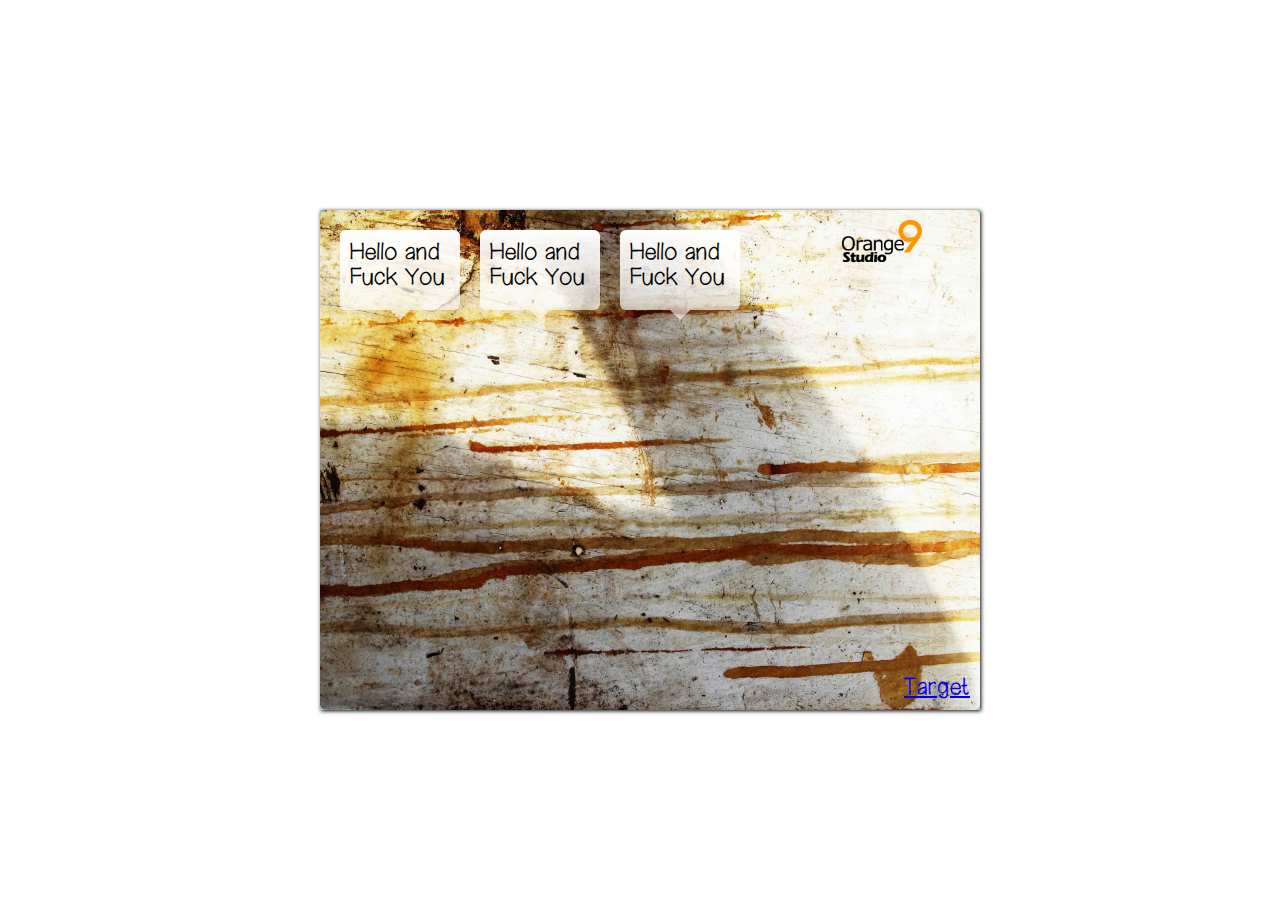
<file: index.html>
﻿<!DOCTYPE html>
<html>
<head>
<meta charset="utf-8">
<title>Fuck You</title>
<style>
	@font-face {
		font-family: mywanderingheart;
		src: url(fonts/mywanderingheart.ttf);
	}

	body {
		font-family: mywanderingheart, Optima, Helvetica, "Times New Roman", Georgia, Serif;
		font-size: 22px;
		font-weight: bold;
	}

	.console {
		position: relative;
		width:640px;
		height:480px;
		position:absolute;
		top:50%;
		left:50%;
		margin-left:-320px;
		margin-top:-240px;
		box-shadow:1px 1px 4px #000;
		padding:10px;
		background-color:#92C9D3;
	}
	
	.bubble {
		position: relative;
		width:100px;
		height:60px;
		border-radius:6px;
		margin:10px;
		background-color:rgba(255, 255, 255, 0.6);
		text-align:left;
		padding:10px;
		background-image:linear-gradient(
			rgba(255, 255, 255, 1.0),
			rgba(255, 255, 255, 0.1) 100%);
	}
	
	.bubble:after {
		position: absolute;
		bottom: -20px;
		left: 50%;
		margin-left: -10px;
		content: " ";
		border-color:rgba(255, 255, 255, 0.6) transparent transparent transparent;
		border-width:10px;
		border-style:solid;
		width:0;
		height:0;
	}
	
	.sunbg {
		position: absolute;
		width: 100%;
		height: 100%;
		top: 10px;
		left: 10px;
		border-radius: 6px;
		background: url(images/logo2.png) 90% 10px no-repeat, url(images/loginbg.jpg), #FFF;
		background-size: 80px auto, 100% 100%;
		margin:-10px;
	}
	
	.sunbg a:first-of-type {
		position: absolute;
		bottom: 10px;
		right: 10px;
	}
	
	.target-block {
		position: absolute;
		width: 100px;
		height: 100px;
		bottom: 10px;
		right: 10px;
		background-color: #FFF;
	}
	
	.target-block:target {
		background-color: #92C9D3;
	}
	
	.content {
		display:-webkit-box;
		-webkit-box-orient:horizontal;
		-webkit-box-flex:1;
		width:200px;
		max-width:200px;
	}
	
	@media screen and (max-width: 600px) {
		body {
			font-size: 12px;
		}
		.console {
			width: 300px;
		}
	}
</style>
</head>
<body>
	<div class="console">
		<div class="sunbg">
			<a href="#target">Target</a>
		</div>
		<div class="content">
			<div class="bubble">Hello and Fuck You</div>
			<div class="bubble">Hello and Fuck You</div>
			<div class="bubble">Hello and Fuck You</div>
		</div>
	</div>
</body>
</html>
</file>
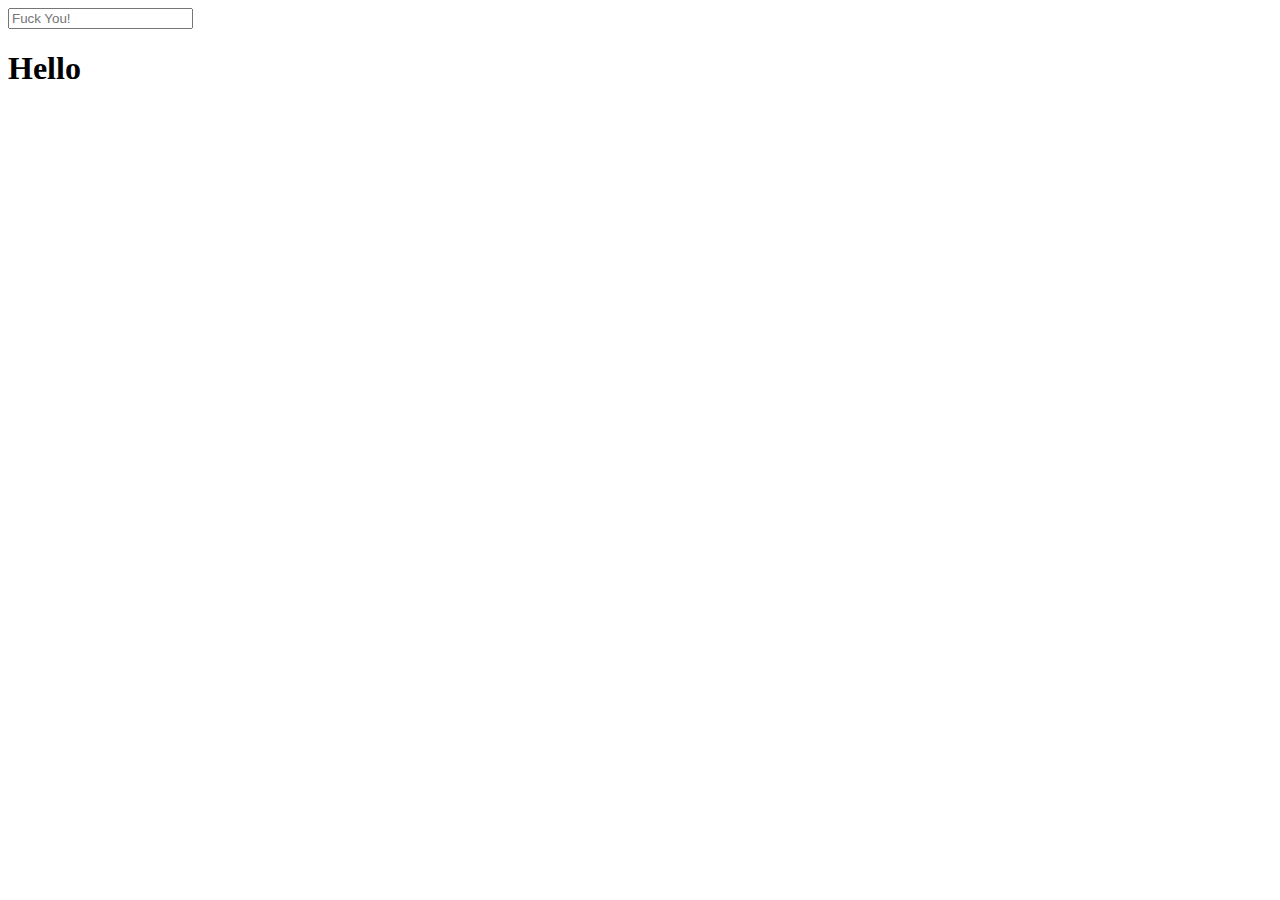
<file: angular.html>
﻿<!DOCTYPE html>
<html ng-app>
<header>
	<meta charset="utf-8"/>
	<title>Angular</title>
	<script src="js/angular.min.js"></script>
</header>
<body>
	<input ng-model="name" type="type" placeholder="Fuck You!"/>
	<h1>Hello {{name}}</h1>
</body>
</html>
</file>
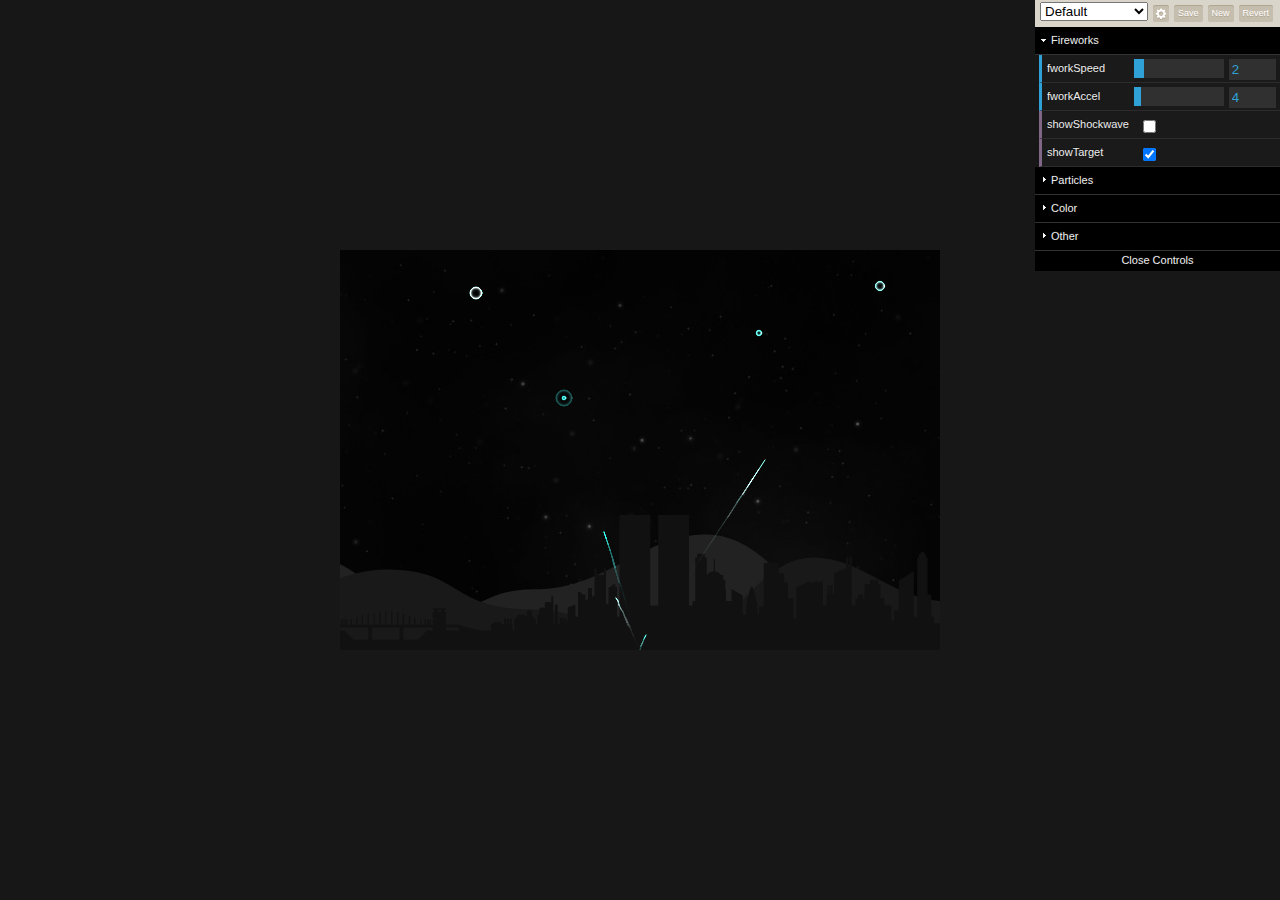
<file: fireworks.html>
﻿<!DOCTYPE html>
<html>
<head>
<meta charset="UTF-8">
<title>HTML5 Canvas烟花动画DEMO演示</title>

<style>
html,body,div,span,applet,object,iframe,h1,h2,h3,h4,h5,h6,p,blockquote,pre,a,abbr,acronym,address,big,cite,code,del,dfn,em,img,ins,kbd,q,s,samp,small,strike,strong,sub,sup,tt,var,b,u,i,center,dl,dt,dd,ol,ul,li,fieldset,form,label,legend,table,caption,tbody,tfoot,thead,tr,th,td,article,aside,canvas,details,embed,figure,figcaption,footer,header,hgroup,menu,nav,output,ruby,section,summary,time,mark,audio,video{margin:0;padding:0;border:0;font-size:100%;font:inherit;vertical-align:baseline}article,aside,details,figcaption,figure,footer,header,hgroup,menu,nav,section{display:block}body{line-height:1}ol,ul{list-style:none}blockquote,q{quotes:none}blockquote:before,blockquote:after,q:before,q:after{content:'';content:none}table{border-collapse:collapse;border-spacing:0}
</style>

<style>
html, body {
	margin: 0;	
	padding: 0;
}

body {
	background: #171717;
	color: #999;
	font: 100%/18px helvetica, arial, sans-serif;
}

a {
	color: #2fa1d6;
	font-weight: bold;
	text-decoration: none;
}

a:hover {
	color: #fff;	
}

#canvas-container {
	background: #000 url(images/bg.jpg);
  height: 400px;
	left: 50%;
	margin: -200px 0 0 -300px;
	position: absolute;
	top: 50%;
  width: 600px;
	z-index: 2;
}

canvas {
	cursor: crosshair;
	display: block;
	position: relative;
	z-index: 3;
}

canvas:active {
	cursor: crosshair;
}

#skyline {
	background: url(images/skyline.png) repeat-x 50% 0;
	bottom: 0;
	height: 135px;
	left: 0;
	position: absolute;
	width: 100%;
	z-index: 1;	
}

#mountains1 {
	background: url(images/mountains1.png) repeat-x 40% 0;
	bottom: 0;
	height: 200px;
	left: 0;
	position: absolute;
	width: 100%;
	z-index: 1;	
}

#mountains2 {
	background: url(images/mountains2.png) repeat-x 30% 0;
	bottom: 0;
	height: 250px;
	left: 0;
	position: absolute;
	width: 100%;
	z-index: 1;	
}

#gui {
	right: 0;
	position: fixed;
	top: 0;
	z-index: 3;
}
</style>
<script src="js/prefixfree.min.js"></script>
</head>

<body>

<div id="gui"></div>
	
<div id="canvas-container">
  <div id="mountains2"></div>
  <div id="mountains1"></div>
  <div id="skyline"></div>
</div>

<script src='js/jquery.js'></script>
<script src='js/dat.gui.min.js'></script>
<script src="js/index.js"></script>

</body>
</html>
</file>
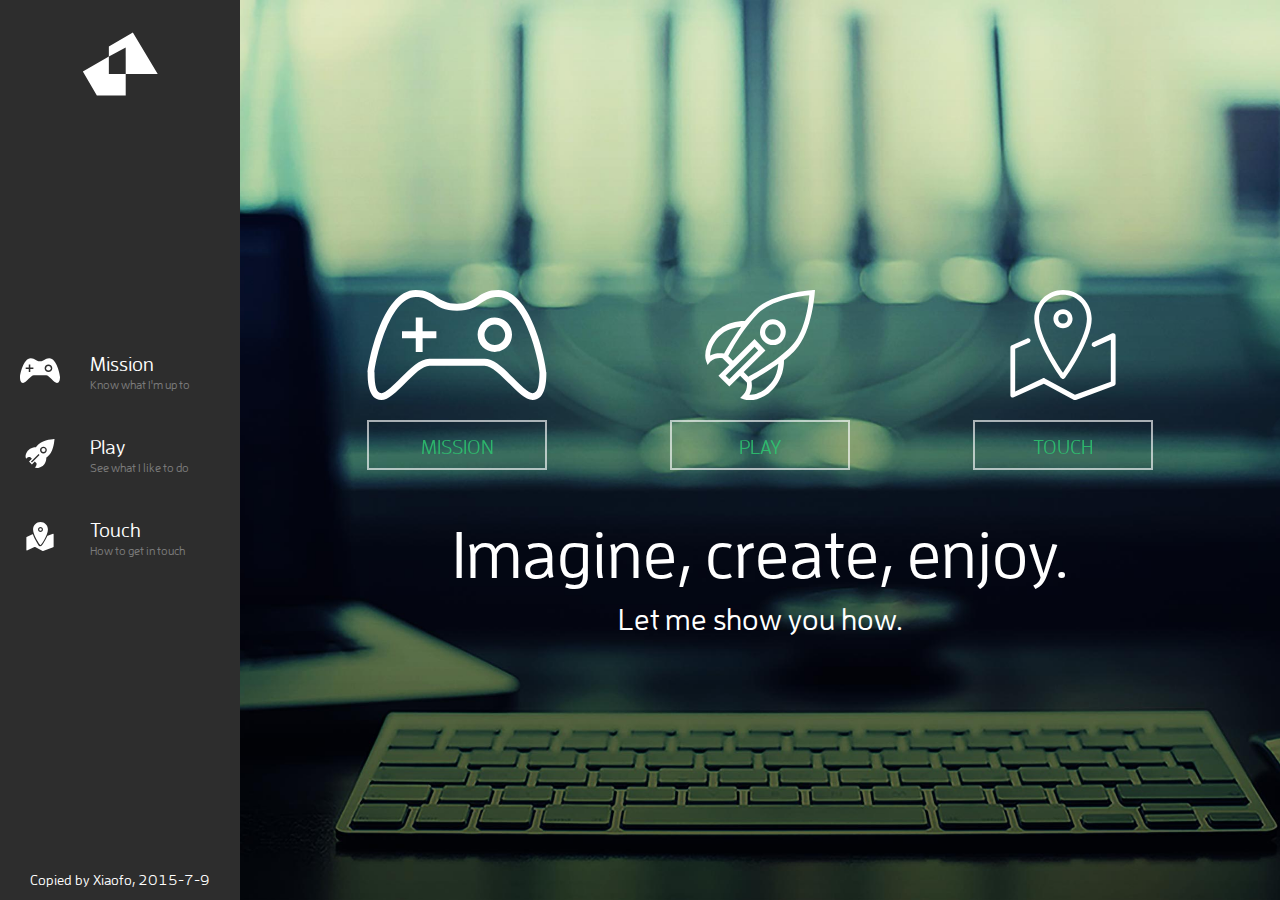
<file: iuvo.html>
﻿<!DOCTYPE html>
<html>
<head>
<meta charset="utf-8">
<title>Iuvo</title>
<link href="fonts/ff-enzo-web.css" rel="stylesheet"/>
<style>
	* {
		font-family: "ff-enzo-web", Helvetica, sans-serif;
		font-weight: 600;
	}
	
	html {
		width:100%;
		height:100%;
	}

	body {
		position:relative;
		background-color:#2D2D2D;
		margin:0;
		width:100%;
		height:100%;
		overflow-x:hidden;
		perspective: 1200px;
	}
	
	.clearfix:after { 
		visibility: hidden; 
		display: block; 
		font-size: 0; 
		content: ""; 
		clear: both; 
		height: 0; 
	}
	
	.fleft {
		float:left;
	}
	
	.sidebar {
		position:absolute;
		width:240px;
		height:100%;
	}
	
	.sidebar .menu {
		position:absolute;
		top:50%;
		width:100%;
		margin-top:-120px;
	}
	
	.sidebar .button {
		width:100%;
		height:80px;
		color:#fff;
		text-align:left;
		font-size:20px;
		transition:background-color 0.5s;
		-webkit-transition:background-color 0.5s;
	}
	
	.sidebar .button:hover {
		cursor:pointer;
		background-color:#2ECC71;
	}
	
	.sidebar .bar {
		float:left;
		padding:20px 10px;
	}
	
	.sidebar .bar > span {
		display:block;
		font-size:12px;
		color:#7B7B7B;
		transition:color 0.5s;
		-webkit-transition:color 0.5s;
	}
	
	.sidebar .icon {
		display:block;
		width:80px;
		height:100%;
		float:left;
		background-size:40px 29px;
		background-repeat:no-repeat;
		background-position:center center;
		transition:background-position-x 0.3s;
		-moz-transition:background-position-x 0.3s;
		-webkit-transition:background-position-x 0.3s;
	}
	
	.sidebar .console {
		background-image:url(svg/icon-console-filled.svg);
	}
	
	.sidebar .rocket {
		background-image:url(svg/icon-rocket-filled.svg);
	}
	
	.sidebar .location {
		background-image:url(svg/icon-location-filled.svg);
	}
	
	.sidebar .facebook {
		background-image:url(svg/icon-facebook-filled.svg);
	}
	
	.sidebar .footer {
		width:100%;
		text-align:center;
		position:absolute;
		bottom:10px;
		font-size:14px;
		color:#fff;
	}
	
	.sidebar .link {
		position:absolute;
		bottom:40px;
	}
	
	.sidebar .link li {
		float:left;
		width:30px;
		color:#fff;
		background-repeat:no-repeat;
		background-position:center center;
	}
	
	.bubble {
		position:absolute;
		color:#fff;
		padding:10px;
		margin-top:-30px;
		background-color:rgba(46, 204, 113, 0.8);
		opacity:0;
		transition:opacity 0.4s, top 0.4s;
		-webkit-transition:opacity 0.4s, top 0.4s;
	}
	
	.bubble-bottom:before {
		position: absolute;
		top: -16px;
		left: 50%;
		margin-left: -8px;
		content: " ";
		border-color: transparent transparent rgba(46, 204, 113, 0.8) transparent;
		border-width:8px;
		border-style:solid;
		width:0;
		height:0;
	}
	
	.bubble-top:after {
		position: absolute;
		bottom: -16px;
		left: 50%;
		margin-left: -8px;
		content: " ";
		border-color:rgba(46, 204, 113, 0.8) transparent transparent transparent;
		border-width:8px;
		border-style:solid;
		width:0;
		height:0;
	}
	
	.sidebar .logo {
		position: absolute;
		top:30px;
		left:50%;
		margin-left:-40px;
		width:80px;
		height:68px;
		background-color:#fff;
		background-image:url(svg/icon-logo-filled.svg);
		background-repeat:no-repeat;
		background-position:center center;
		background-size:80px 80px;
		transition:background-color 0.4s;
		-webkit-transition:background-color 0.4s;
	}
	
	.sidebar .logo:hover {
		cursor:pointer;
		background-color:#2ECC71;
	}
	
	@-webkit-keyframes glue-out {
		40% { transform:rotateY(15deg); opacity:0.8; animation-timing-function: ease-out;}
		100% { transform:scale(0.8) translateZ(-200px); opacity:0; }
	}
	
	.glue-out {
		z-index:1;
		transform-origin: 0 50%;
		
		-webkit-animation-name: glue-out;
		-webkit-animation-duration: 0.8s;
		-webkit-animation-iteration-count: 1;
		-webkit-animation-fill-mode: both;
		-webkit-animation-timing-function: ease-in;
		
		animation-name: glue-out;
		animation-duration: 0.8s;
		animation-iteration-count: 1;
		animation-fill-mode: both;
		animation-timing-function: ease-in;
	}
	
	@-webkit-keyframes move-in {
		from {
			transform: translateX(100%);
		}
	}

	.move-in {
		z-index:666;
		
		-webkit-animation-name: move-in;
		-webkit-animation-duration: .6s;
		-webkit-animation-iteration-count: 1;
		-webkit-animation-delay: .2s;
		-webkit-animation-fill-mode: both;
		
		animation-name: move-in;
		animation-duration: .6s;
		animation-iteration-count: 1;
		animation-delay: .2s;
		animation-fill-mode: both;
	}

	.main {
		background-image:url(images/iuvo/front-background.jpg);
		background-repeat:no-repeat;
		background-position:center center;
		background-size:cover;
	}
	
	.main .slogan {
		width:100%;
		text-align:center;
		font-size:66px;
		color:#fff;
	}
	
	.main .slogan:hover {
		cursor:pointer;
	}
	
	.main .slogan .tip {
		font-size:30px;
	}
	
	a.btn-slice {
		display:inline-block;
		position:relative;
		width:180px;
		height:50px;
		border:2px solid rgba(255, 255, 255, 0.8);
		text-align:center;
		line-height:50px;
		text-transform:uppercase;
		font-size:20px;
		font-weight:600;
		color:#2ECC71;
		opacity:0.8;
		box-sizing:border-box;
		-webkit-transition:opacity 0.4s;
	}
	
	a.btn-slice:hover {
		cursor:pointer;
	}
	
	.btn-slice .line {
		display:block;
		background-color:rgba(255, 255, 255, 0.8);
		position:absolute;
		-webkit-transition:left 0.4s, right 0.4s, top 0.4s, bottom 0.4s, width 0.4s, height 0.4s;
		-moz-transition:left 0.4s, right 0.4s, top 0.4s, bottom 0.4s, width 0.4s, height 0.4s;
	}
	
	.btn-slice .line-top {
		left:-110%;
		top:-2px;
		width:0;
		height:2px;
	}
	
	.btn-slice .line-bottom {
		right:-110%;
		bottom:-2px;
		width:0;
		height:2px;
	}
	
	.btn-slice .line-left {
		bottom:-110%;
		left:-2px;
		width:2px;
		height:0;
	}
	
	.btn-slice .line-right {
		top:-110%;
		right:-2px;
		width:2px;
		height:0;
	}
	
	.main .page {
		position:absolute;
		top:50%;
		margin-top:-180px;
		width:100%;
		text-align:center;
	}
	
	.main .control {
		position:relative;
		display:inline-block;
		margin:0 60px;
		margin-bottom:40px;
	}
	
	.control .icon {
		position:relative;
		width:180px;
		height:110px;
		margin:20px 0;
		background-size:180px 110px;
		background-repeat:no-repeat;
		background-position:center center;
	}
	
	.control .console {
		background-image:url(svg/icon-console.svg);
	}
	
	.control .rocket {
		background-image:url(svg/icon-rocket.svg);
	}
	
	.control .location {
		background-image:url(svg/icon-location.svg);
	}
	
	.center {
		text-align:center;
	}
	
	.hidden {
		display:none;
	}
	
	.bdt {
		border:1px solid #000;
	}
	
	.page-template {
		position:absolute;
		left:240px;
		top:0;
		bottom:0;
		right:0;
		background-color:#fff;
		overflow-x:hidden;
		visibility:hidden;
	}
	
	.active {
		visibility:visible;
	}
	
	.mission {}
	
	.content {
		padding:0 110px;
	}
	
	header h2 {
		color:#2ECC71;
		font-size:62px;
		font-weight:normal;
		line-height:62px;
		margin:77px 0 0 0;
	}
	
	header h3 {
		font-size:22px;
		font-weight:600;
		line-height:22px;
		margin:22px 0 0 0;
		text-transform:uppercase;
	}
	
	.divline {
		display:block;
		margin-top:20px;
		border-bottom:1px solid #000;
		width:200px;
	}
	
	.mission article {
		margin:70px 0;
	}
	
	.mission .panel {
		width:50%;
		height:220px;
		padding:0 80px 80px 80px;
		float:left;
		box-sizing:border-box;
		background-repeat:no-repeat;
		background-size:60px 50px;
		background-position:0 5px;
	}
	
	.mission .bc-paint {
		background-size:60px 72px;
		background-image:url(svg/icon-paint.svg);
	}
	
	.mission .bc-code {
		background-image:url(svg/icon-code.svg);
	}
	
	.mission .bc-gear {
		background-image:url(svg/icon-gear.svg);
	}
	
	.mission .bc-heart {
		background-image:url(svg/icon-heart.svg);
	}
	
	.mission .panel h3 {
		color:#2ECC71;
		font-size:32px;
		font-weight:600;
		line-height:32px;
		margin:0 0 20px 0;
		text-transform:uppercase;
	}
	
	.mission .panel p {
		font-size:18px;
		color:#888;
	}
	
	.play {
		padding-bottom:50px;
	}
	
	.play .block {
		margin-top:2px;
		background-color:#2ECC71;
		padding: 0 110px;
	}
	
	.play .info {
		width:290px;
		padding-top:20px;
		float:left;
	}
	
	.play .info h2 {
		margin:20px 0 0 0;
		font-weight:bold;
		font-size:30px;
		color:#fff;
		text-transform:uppercase;
	}
	
	.play .info a {
		text-decoration:none;
		color:#1C9750;
		font-size:20px;
	}
	
	.play .subinfo {
		margin-top:10px;
		font-size:18px;
		color:#fff;
	}
	
	.play .play-slice {
		position:relative;
		margin:20px 0 0 0;
		display:inline-block;
	}
	
	.play .image {
		position:relative;
		width:587px;
		height:234px;
		background-image:url(images/iuvo/imac-screen.png);
		background-position:0px 0px;
		background-repeat:no-repeat;
		background-size:587px 234px;
		float:right;
		margin-top:41px;
	}
	
	.play .image img {
		position:absolute;
		bottom:0;
		right:16px;
		width:520px;
		height:216px;
	}
	
	.image-mask {
		position:absolute;
		bottom:0;
		right:16px;
		width:520px;
		height:216px;
		background-color:#000;
		opacity:0;
		transition:opacity 0.4s;
		-webkit-transition:opacity 0.4s;
	}
	
	.svg-plus {
		position:absolute;
		bottom:0;
		right:16px;
		width:520px;
		height:216px;
		
		background-image:url(svg/icon-plus-filled.svg);
		background-position-x:50%;
		background-position-y:-50px;
		background-repeat:no-repeat;
		background-size:50px 50px;
		
		transition:background-position-y 0.4s;
		-webkit-transition:background-position-y 0.4s;
	}
	
	.svg-plus:hover {
		cursor:pointer;
	}
	
	.play footer {
		position:relative;
		margin-top:50px;
		width:100%;
		height:150px;
	}
	
	.play footer p {
		position:absolute;
		left:50%;
		margin-left:-50px;
		bottom:0;
	}
	
	.play .btn-up {
		position:absolute;
		left:50%;
		top:0;
		margin-left:-50px;
		width:100px;
		height:100px;
		display:inline-block;
		background-image:url(svg/icon-arrow-up.svg);
		background-position:0 0;
		background-repeat:no-repeat;
		background-size:100px 100px;
	}
	
	.play .btn-up:hover {
		cursor:pointer;
	}
	
	@-webkit-keyframes button-up {
		0% { top:0 }
		25% { top:-10px }
		50% { top:0 }
		75% { top:-10px }
		100% { top:0px; }
	}
	
	.ani-button-up {
		-webkit-animation-name: button-up;
		-webkit-animation-duration: 1s;
		-webkit-animation-iteration-count: infinite;
		
		animation-name: button-up;
		animation-duration: 1s;
		animation-iteration-count: infinite;
	}
	
	.touch {
		color:#fff;
		background-image:url(images/iuvo/touch-background.jpg);
		background-repeat:no-repeat;
		background-position:center center;
		background-size:cover;
	}
	
	.touch .input-outer {
		position:relative;
		width:50%;
		margin-top:20px;
		float:left;
		padding-right:20px;
		box-sizing:border-box;
	}
	
	.touch .input  {
		width:100%;
		height:80px;
		border:2px solid rgba(255, 255, 255, 0.8);
		color:rgba(255, 255, 255, 0.8);
		background-color:rgba(0, 0, 0, 0.2);
		font-size:30px;
		font-weight:600;
		padding-left:20px;
		outline:none;
		box-sizing:border-box;
		text-align:left;
	}
	
	.touch .input:focus {
		color:#fff;
		border:2px solid #fff;
	}
	
	.touch .input:focus::-webkit-input-placeholder {
		color:#fff;
	}
	
	.touch .input[type="submit"] {
		color:#2EC56E;
	}
	
	.touch .input[type="submit"]:hover {
		cursor:pointer;
	}
</style>
</head>
<body>
	<div class="sidebar">
		<div class="logo" data-tip="Fucking stupid shit" data-tip-pos="bottom" onclick="showMain()"></div>
		<div class="menu">
			<div class="button clearfix" data-tip="My mission is clear" data-tip-pos="top" onclick="showMission()">
				<span class="icon console"></span>
				<div class="bar">
					Mission
					<span>Know what I'm up to</span>
				</div>
			</div>
			<div class="button clearfix" data-tip="This is my playground" data-tip-pos="top" onclick="showPlay()">
				<span class="icon rocket"></span>
				<div class="bar">
					Play
					<span>See what I like to do</span>
				</div>
			</div>
			<div class="button clearfix" data-tip="Let's touch together" data-tip-pos="top" onclick="showTouch()">
				<span class="icon location"></span>
				<div class="bar">
					Touch
					<span>How to get in touch</span>
				</div>
			</div>
		</div>
		<div class="footer">Copied by Xiaofo, 2015-7-9</div>
	</div>
	
	<div class="main page-template active">
		<div class="page">
			<div class="control">
				<div class="icon console"></div>
				<a class="btn-slice" data-tip="Let's touch together" data-tip-pos="top">
					<span class="line line-top"></span>
					<span class="line line-bottom"></span>
					<span class="line line-left"></span>
					<span class="line line-right"></span>
					Mission
				</a>
			</div>
			<div class="control">
				<div class="icon rocket"></div>
				<a class="btn-slice" data-tip="Let's touch together" data-tip-pos="top">
					<span class="line line-top"></span>
					<span class="line line-bottom"></span>
					<span class="line line-left"></span>
					<span class="line line-right"></span>
					Play
				</a>
			</div>
			<div class="control">
				<div class="icon location"></div>
				<a class="btn-slice" data-tip="Let's touch together" data-tip-pos="top">
					<span class="line line-top"></span>
					<span class="line line-bottom"></span>
					<span class="line line-left"></span>
					<span class="line line-right"></span>
					Touch
				</a>
			</div>
			<div class="slogan" data-tip="Let's Fuck" data-tip-pos="top">
				Imagine, create, enjoy.
				<div class="tip">Let me show you how.</div>
			</div>
		</div>
	</div>
	
	<div class="mission page-template">
		<div class="content">
			<header>
				<h2>My mission is clear</h2>
				<h3>Know what I'm up to</h3>
				<span class="divline"></span>
			</header>
			<article class="clearfix">
				<div class="panel bc-paint">
					<h3>Design</h3>
					<p>
						"The first impression is also the most important one. That's why it's important for the design to be aesthetical, innovative, modern and yet simple enough for the user."
					</p>
				</div>
				<div class="panel bc-code">
					<h3>Development</h3>
					<p>
						"It's not just the visuals details that make an impact. Functionality is a key perception in user experience and so is a seamless workflow."
					</p>
				</div>
				<div class="panel bc-gear">
					<h3>CMS</h3>
					<p>
						"My websites are build on Drupal, which is a powerfull open source platform with a large community supporting it. It can handle multilingual, ecommerce or a simple portfolio site with ease."
					</p>
				</div>
				<div class="panel bc-heart">
					<h3>Create</h3>
					<p>
						"With all that in mind I think, design and develop for the user, with collaboration with the client. To create a product that you can only describe with amazing. With repetition."
					</p>
				</div>
			</article>
		</div>
	</div>
	
	<div class="play page-template">
		<div class="content">
			<header>
				<h2>This is my playground</h2>
				<h3>See what i like to do</h3>
				<span class="divline" style="margin-bottom:77px;"></span>
			</header>
		</div>
		
		<div class="block clearfix">
			<div class="info">
				<h2>Toyota hybrids, frontend</h2>
				<a href="http://www.toyotahibrid.si" target="_blank">www.toyotahibrid.si</a>
				<div class="subinfo">
					Frontend development for Toyota's hybrids showcase page.
				</div>
				<div class="play-slice">
					<a class="btn-slice" style="color:#fff;" data-tip="Fuck It!" data-tip-pos="top">
						<span class="line line-top"></span>
						<span class="line line-bottom"></span>
						<span class="line line-left"></span>
						<span class="line line-right"></span>
						View It
					</a>
				</div>
			</div>
			<div class="image">
				<image src="images/iuvo/toyota-models.jpg"/>
				<div class="image-mask"></div>
				<div class="svg-plus"></div>
			</div>
		</div>
		
		<div class="block clearfix">
			<div class="info">
				<h2>Vencelj, website redesign</h2>
				<a href="http://www.vencelj.si" target="_blank">www.vencelj.si</a>
				<div class="subinfo">
					Website redesign for an accounting firm.
				</div>
				<div class="play-slice">
					<a class="btn-slice" style="color:#fff;" data-tip="Fuck It!" data-tip-pos="top">
						<span class="line line-top"></span>
						<span class="line line-bottom"></span>
						<span class="line line-left"></span>
						<span class="line line-right"></span>
						View It
					</a>
				</div>
			</div>
			<div class="image">
				<image src="images/iuvo/hoagroup-front.jpg"/>
				<div class="image-mask"></div>
				<div class="svg-plus"></div>
			</div>
		</div>
		
		<div class="block clearfix">
			<div class="info">
				<h2>Nina Nana, e-commerce</h2>
				<a href="http://www.nina-nana.si" target="_blank">www.nina-nana.si</a>
				<div class="subinfo">
					Drupal e-commerce store with comfortable products.
				</div>
				<div class="play-slice">
					<a class="btn-slice" style="color:#fff;" data-tip="Fuck It!" data-tip-pos="top">
						<span class="line line-top"></span>
						<span class="line line-bottom"></span>
						<span class="line line-left"></span>
						<span class="line line-right"></span>
						View It
					</a>
				</div>
			</div>
			<div class="image">
				<image src="images/iuvo/prteater-front.jpg"/>
				<div class="image-mask"></div>
				<div class="svg-plus"></div>
			</div>
		</div>
		
		<div class="block clearfix">
			<div class="info">
				<h2>TEDxFDV, TEDx website</h2>
				<a href="http://www.tedxfdv.com" target="_blank">www.tedxfdv.com</a>
				<div class="subinfo">
					TEDx event held by a university in Ljubljana.
				</div>
				<div class="play-slice">
					<a class="btn-slice" style="color:#fff;" data-tip="Fuck It!" data-tip-pos="top">
						<span class="line line-top"></span>
						<span class="line line-bottom"></span>
						<span class="line line-left"></span>
						<span class="line line-right"></span>
						View It
					</a>
				</div>
			</div>
			<div class="image">
				<image src="images/iuvo/tedxfdv-front.jpg"/>
				<div class="image-mask"></div>
				<div class="svg-plus"></div>
			</div>
		</div>
		
		<footer>
			<div class="btn-up"></div>
			<p>Get Me Back Up!</p>
		</footer>
	</div>
	
	<div class="touch page-template">
		<div class="content">
			<header>
				<h2 style="color:#fff;">Let's do something together</h2>
				<h3>How to get in touch</h3>
				<span class="divline" style="margin-bottom:77px;border-color:#fff;"></span>
			</header>
			
			<article class="clearfix">
				<div class="input-outer">
					<input class="input" type="text" placeholder="What should I call you?"/>
				</div>
				<div class="input-outer">
					<input class="input" type="text" placeholder="How can I reach you?"/>
				</div>
				<div class="input-outer" style="width:100%;">
					<textarea class="input" rows="5" placeholder="What would you like to know?" style="resize:none;height:184px;"></textarea>
				</div>
				<div class="input-outer">
					<input class="input" type="submit" value="Fuck It!"/>
				</div>
			</article>
			
			<header>
				<h2 style="color:#fff;">You can also reach me elsewhere</h2>
				<h3>How to get in touch</h3>
				<span class="divline" style="margin-bottom:22px;border-color:#fff;"></span>
			</header>
			
			<article class="clearfix" style="margin-bottom:40px;">
				<div class="input-outer" style="width:33%;">
					<a class="btn-slice" style="width:100%;color:#fff;" data-tip="Fucking!" data-tip-pos="top">
						<span class="line line-top"></span>
						<span class="line line-bottom"></span>
						<span class="line line-left"></span>
						<span class="line line-right"></span>
						Fucking
					</a>
				</div>
				<div class="input-outer" style="width:33%;">
					<a class="btn-slice" style="width:100%;color:#fff;" data-tip="Bull!" data-tip-pos="top">
						<span class="line line-top"></span>
						<span class="line line-bottom"></span>
						<span class="line line-left"></span>
						<span class="line line-right"></span>
						Bull
					</a>
				</div>
				<div class="input-outer" style="width:33%;">
					<a class="btn-slice" style="width:100%;color:#fff;" data-tip="Shit!" data-tip-pos="top">
						<span class="line line-top"></span>
						<span class="line line-bottom"></span>
						<span class="line line-left"></span>
						<span class="line line-right"></span>
						Shit
					</a>
				</div>
			</article>
		</div>
	</div>
</body>
<script src="js/jquery.js"></script>
<script>
	function showMission() {
		clearAnimation();
		showAnimation(".mission");
	}

	function showMain() {
		clearAnimation();
		showAnimation(".main");
	}
	
	function showPlay() {
		clearAnimation();
		showAnimation(".play");
	}
	
	function showTouch() {
		clearAnimation();
		showAnimation(".touch");
	}
	
	function showAnimation(className) {
		$(className).addClass("active");
		$(className).addClass("move-in");
	}
	
	function clearAnimation() {
		$(".glue-out").each(function(index, element) {
			$(element).removeClass("glue-out");
		});
		$(".move-in").each(function(index, element) {
			$(element).removeClass("move-in");
		});
		$(".active").addClass("glue-out");
	}
	
	var bubbleHtml = "<div class='bubble'></div>";
	
	+function() {
		$(".btn-up").click(function(e) {
			$(".play").scrollTop(0);
		});
		
		$(".btn-up").mouseenter(function(e) {
			$(this).addClass("ani-button-up");
		});
	
		$(".btn-up").mouseout(function(e) {
			$(this).removeClass("ani-button-up");
		});
		
		$(".svg-plus").mouseenter(function(e) {
			var svg = $(this);
			svg.css("background-position-y", "50%");
			var mask = svg.prev();
			mask.css("opacity", "0.5");
		});
	
		$(".svg-plus").mouseout(function(e) {
			var svg = $(this);
			svg.css("background-position-y", "-50px");
			var mask = svg.prev();
			mask.css("opacity", "0");
		});
		
		$(".page-template").bind("webkitAnimationEnd", function(e) {
			if ($(this).hasClass("glue-out")) {
				$(this).removeClass("active");
			}
		});
	
		$("[data-tip]").mouseenter(function(e) {
			var button = $(this);
			button.find("span").css("color", "#fff");
			button.find(".icon").css("background-position-x", "80%");
			if (button.hasClass("btn-slice")) {
				button.css("opacity", "1");
			}
			
			var bubble = getBubble(button);
			bubble.css("top");
			bubble.css("opacity", "1.0");;
			bubble.css("top", bubble.data("overtop") + "px");
		});
		
		$("[data-tip]").mouseleave(function(e) {
			var button = $(this);
			button.find("span").css("color", "#7B7B7B");
			button.find(".icon").css("background-position-x", "50%");
			if (button.hasClass("btn-slice")) {
				button.css("opacity", "0.8");
			}
			
			var bubble = button.prev();
			bubble.css("opacity", "0");
			bubble.css("top", bubble.data("outtop") + "px");
			
			if (button.parent().hasClass("menu")) {
				bubble.css("z-index", "-1");
			}
		});
		
		$(".btn-slice").mouseover(function(e) {
			var btn = $(this);
			var lineTop = btn.find(".line-top");
			lineTop.css("left", "0");
			lineTop.css("width", "178px");
			var lineBottom = btn.find(".line-bottom");
			lineBottom.css("right", "0");
			lineBottom.css("width", "178px");
			var lineLeft = btn.find(".line-left");
			lineLeft.css("bottom", "0");
			lineLeft.css("height", "48px");
			var lineRight = btn.find(".line-right");
			lineRight.css("top", "0");
			lineRight.css("height", "48px");
		});
		
		$(".btn-slice").mouseout(function(e) {
			var btn = $(this);
			var lineTop = btn.find(".line-top");
			lineTop.css("left", "-110%");
			lineTop.css("width", "0");
			var lineBottom = btn.find(".line-bottom");
			lineBottom.css("right", "-110%");
			lineBottom.css("width", "0");
			var lineLeft = btn.find(".line-left");
			lineLeft.css("bottom", "-110%");
			lineLeft.css("height", "0");
			var lineRight = btn.find(".line-right");
			lineRight.css("top", "-110%");
			lineRight.css("height", "0");
		});
	}();
	
	function getBubble(button) {
		var tip = button.data("tip");
		var pos = button.data("tip-pos");
		var bubble = $(bubbleHtml);
		bubble.text(tip);
		button.before(bubble);
		var offsetTop = button[0].offsetTop;
		var bubbleWidth = bubble.width();
		var bubbleMarginLeft = -parseInt(bubbleWidth / 2) - 10;
		var top = 0;
		if (pos == "top") {
			top = offsetTop - 50;
			bubble.attr("data-overtop", top + 30);
			bubble.addClass("bubble-top");
		} else if (pos == "bottom") {
			top = offsetTop + 140;
			bubble.attr("data-overtop", top - 30);
			bubble.addClass("bubble-bottom");
		}
		bubble.css("top", top + "px");
		bubble.css("left", "50%");
		bubble.css("margin-left", bubbleMarginLeft + "px");
		bubble.attr("data-outtop", top);
		bubble.bind("webkitTransitionEnd", function(e) {
			if ($(this).css("top") == ($(this).attr("data-outtop") + "px")) {
				$(this).remove();
			}
		});
		return bubble;
	}
</script>
</html>
</file>
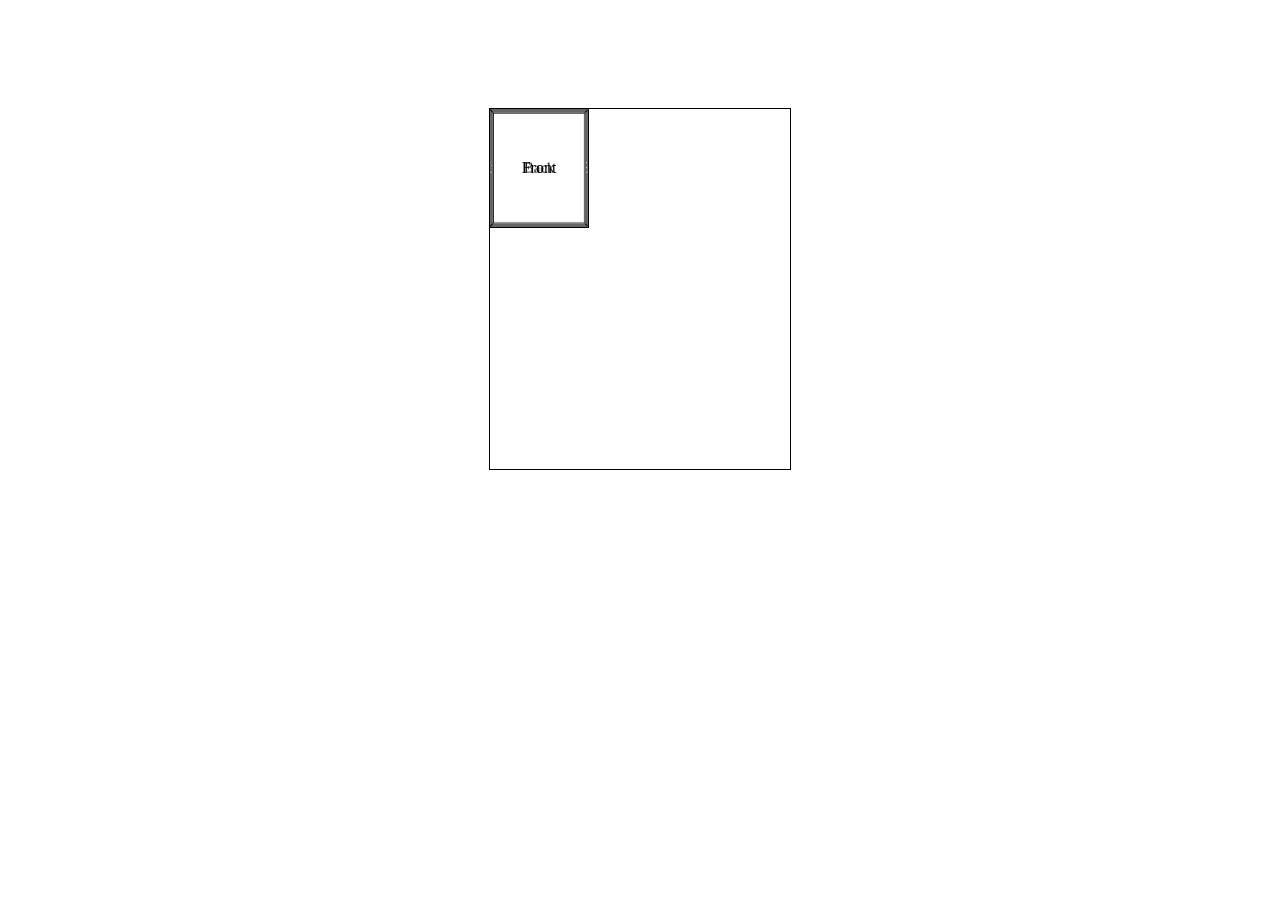
<file: parse.html>
﻿<!DOCTYPE html>
<html>
<head>
<meta charset="utf-8">
<title>Parse</title>
<style>
	body {
		padding-top:100px;
	}

	.border {
		border:1px solid #000;
	}
	
	.container {
		margin-left:auto;
		margin-right:auto;
		display:flex;
		width:300px;
		height:360px;
		flex-direction:column;
	}
	
	.row {
		flex:1;
		display:flex;
		flex-direction:row;
		margin:-1px;
	}
	
	@-webkit-keyframes app-rotate {
		30% { transform:rotateY(30deg) }
		100% { transform:rotateY(-90deg) }
	}
	
	.app {
		position:relative;
		display:inline-block;
		width:100px;
		height:120px;
		transform-style:preserve-3d;
		backface-visibility:visible;
		transform:perspective(1200px);
		transition:all 0.8s;
	}
	
	.app:hover {
		cursor:pointer;
		transform-origin:50% 50% -50px;
		animation-name:app-rotate;
		animation-duration:1s;
		animation-iteration-count:1;
		animation-fill-mode:both;
		animation-direction:alternate;
	}
	
	.app div {
		position:absolute;
		top:0;
		left:0;
		width:100%;
		height:100%;
		text-align:center;
		padding-top:50px;
		box-sizing:border-box;
		transition:all 0.8s;
	}
	
	.app-front {
	}
	
	.app-back {
		transform:translateZ(-100px);
	}
	
	.app-right {
		background-color:rgba(0, 0, 0, 0.6);
		color:#fff;
		transform-origin:right center;
		transform:rotateY(270deg);
	}
	
	.app-top {
		background-color:rgba(0, 0, 0, 0.6);
		color:#fff;
		transform-origin:50% 0%;
		transform:rotateX(270deg);
	}
	
	.app-bottom {
		background-color:rgba(0, 0, 0, 0.6);
		color:#fff;
		transform-origin:50% 100%;
		transform:rotateX(90deg);
	}
	
	.app-left {
		background-color:rgba(0, 0, 0, 0.6);
		color:#fff;
		transform-origin:left center;
		transform:rotateY(90deg);
	}
	
	.parent {
		display:flex;
		flex-direction:row;
		flex-wrap:wrap;
		justify-content:space-around;
		align-items:stretch;
		margin:5px;
		width:600px;
		margin-left:auto;
		margin-right:auto;
	}
	
	.child {
		width:100px;
		height:100px;
		margin:5px;
	}
</style>
</head>
<body>
<div class="container border">
	<div class="row">
		<div class="app">
			<div class="app-front border">Front</div>
			<div class="app-back border">Back</div>
			<div class="app-left border">Left</div>
			<div class="app-right border">Right</div>
			<div class="app-top border" style="height:100px;">Top</div>
			<div class="app-bottom border" style="top:20px;height:100px;">Bottom</div>
		</div>
	</div>
</body>
</html>
</file>
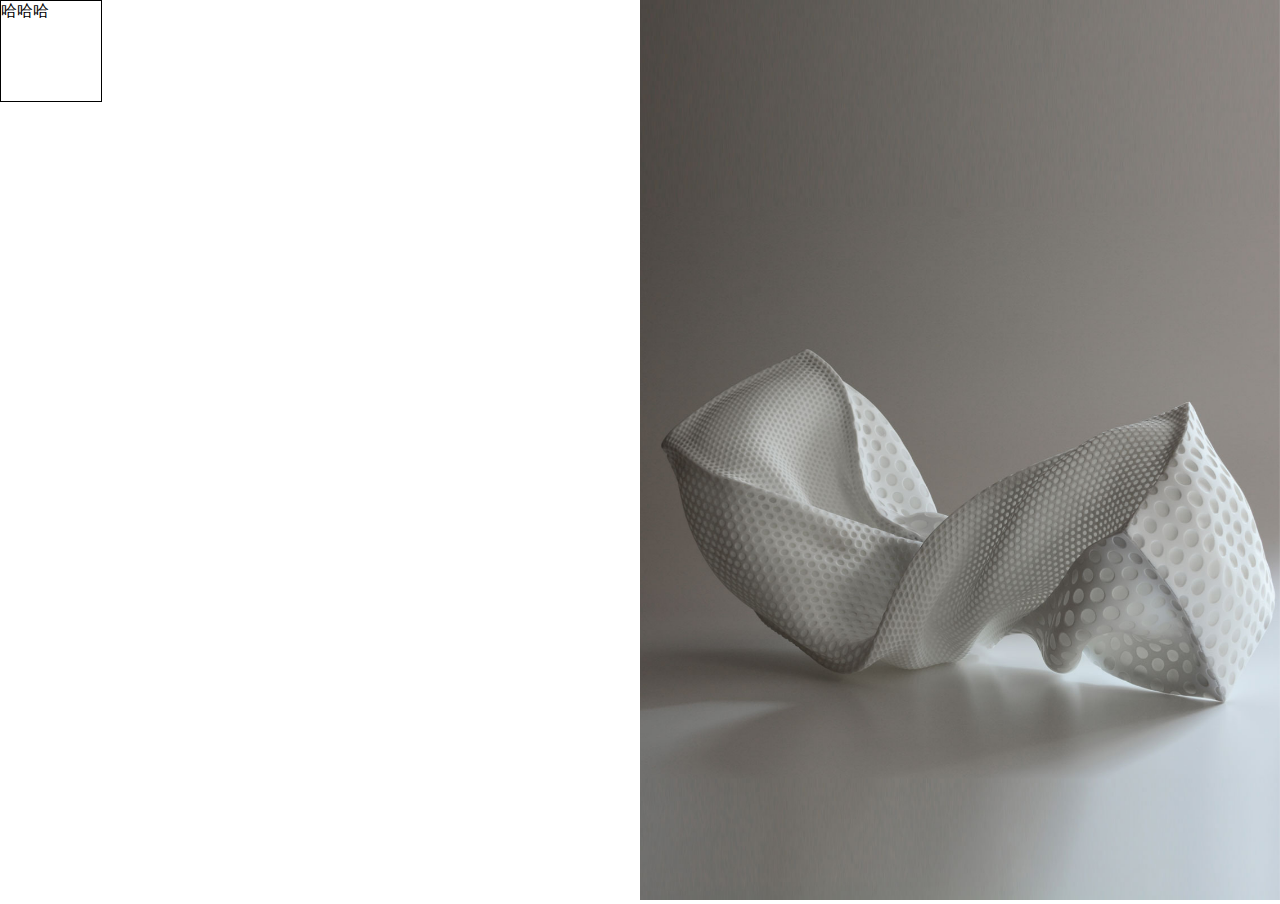
<file: test.html>
﻿<!DOCTYPE html>
<html>
<head>
<meta charset="utf-8">
<title>Test</title>
<style>
	html, body {
		padding:0;
		margin:0;
		overflow:hidden;
	}

	div.outer {
		position:absolute;
		width:50%;
		height:100%;
	}
	
	div.inner {
		position:absolute;
		width:100%;
		height:100%;
		z-index:-1;
		transform:perspective(500px);
		transition:transform 3s;
	}
	
	div.outer:hover {
		cursor:pointer;
	}
	
	div.outer:hover .inner img {
		transform:translateZ(100px);
	}
	
	div.inner img {
		width:100%;
		height:100%;
		object-fit:cover;
		transform:perspective(500px);
		transition:transform 3s;
	}
</style>
</head>
<body>
	<div class="outer" style="background-color:#fff;">
		<div style="border:1px solid #000;width:100px;height:100px;">
			哈哈哈
		</div>
	</div>
	<div class="outer" style="left:50%;">
		<div class="inner">
			<img src="images/yufuku/fujikake-2015-recommend1.jpg"/>
		</div>
	</div>
</body>
</html>
</file>
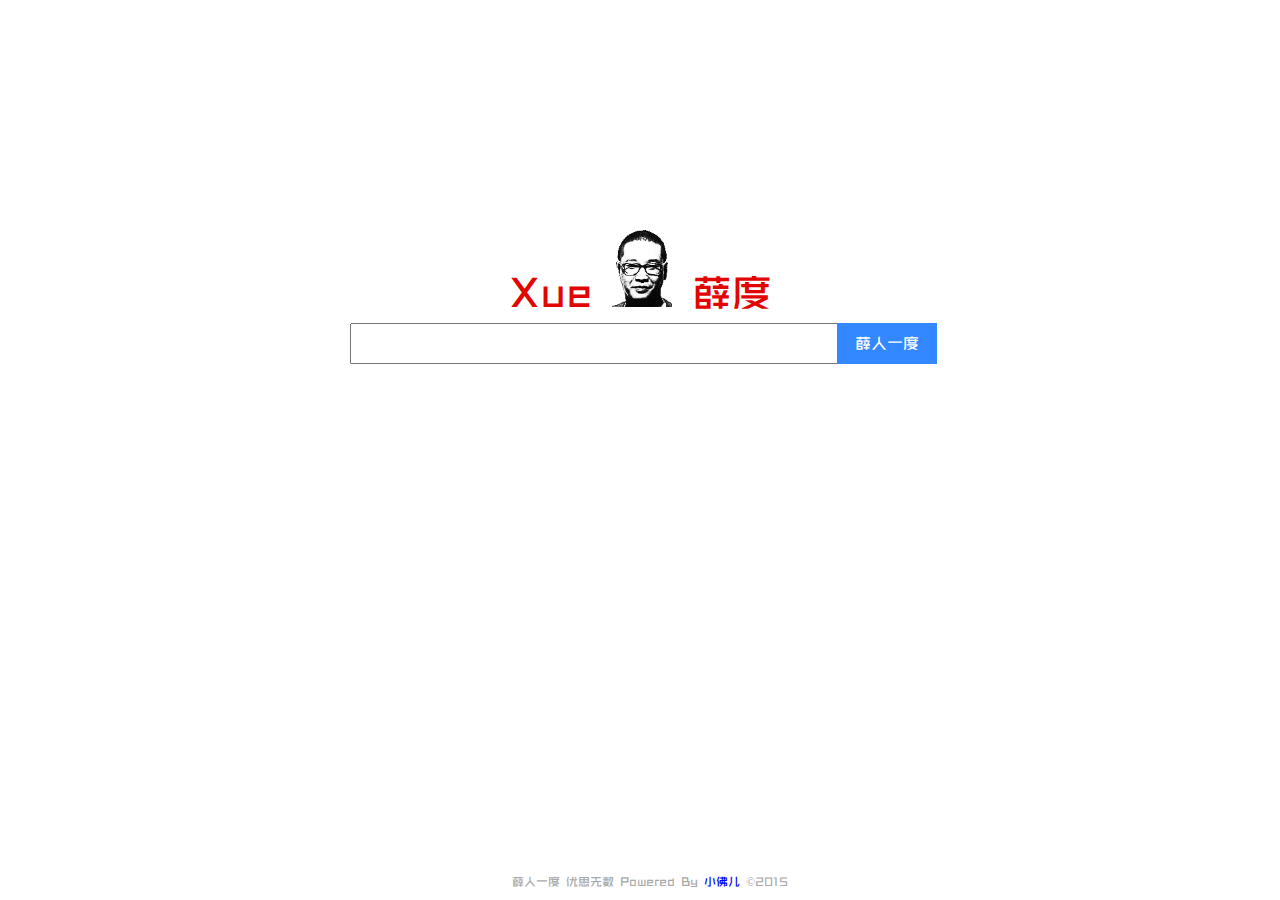
<file: xuedu.html>
﻿<!DOCTYPE html>
<html>
<head>
<meta charset="utf-8">
<title>薛 度</title>
<style>
	@font-face {
		font-family:"bige-young-2";
		src:url(fonts/bige-young-2.ttf);
	}

	html, body {
		margin:0;
		padding:0;
		width:100%;
		height:100%;
		font-family:"bige-young-2";
		overflow:hidden;
		background-color:#A9A9A9;
	}
	
	p {
		margin:0;
		padding:0;
	}
	
	a {
		display:block;
		text-decoration:none;
		margin:0;
	}
	
	.main {
		width:100%;
		height:100%;
		position:absolute;
		top:0;
		left:0;
		background-color:#fff;
		
		-ms-transition:z-index 1s;
		-moz-transition:z-index 1s;
		-webkit-transition:z-index 1s;
		transition:z-index 1s;
	}
	
	.side-block-up {
		position:absolute;
		top:0;
		width:100%;
		height:35%;
	}
	
	.side-block-up .logo {
		position:absolute;
		bottom:0px;
		width:100%;
		text-align:center;
		font-size:40px;
		color:#E10601;
	}
	
	.side-block-up .logo img {
		width:60px;
	}
	
	.side-block-down {
		position:absolute;
		bottom:0;
		width:100%;
		height:65%;
	}
	
	.side-block-down .search-block {
		position:absolute;
		left:50%;
		margin-left:-290px;
		top:8px;
		text-align:center;
	}
	
	.side-block-down .search-block a {
		display:inline-block;
		position:relative;
		float:left;
	}
	
	.side-block-down .search-block a span {
		position:absolute;
		display:inline-block;
		background-color:#3388FF;
		
		-ms-transition-timing-function:linear;
		-ms-transition:width .5s, height .5s;
		
		-moz-transition-timing-function:linear;
		-moz-transition:width .5s, height .5s;
		
		-webkit-transition-timing-function:linear;
		-webkit-transition:width .5s, height .5s;
		
		transition-timing-function:linear;
		transition:width .5s, height .5s;
	}
	
	.side-block-down .search-block a span.top {
		width:0px;
		height:2px;
		top:0;
		right:0;
	}
	
	.side-block-down .search-block a span.left {
		width:2px;
		height:0px;
		top:0;
		left:0;
	}
	
	.side-block-down .search-block a span.bottom {
		width:0px;
		height:2px;
		top:100%;
		margin-top:-2px;
		left:0;
	}
	
	.side-block-down .search-block input[type=text] {
		outline:none;
		width:480px;
		height:35px;
		font-size:30px;
		font-family:"bige-young-2";
		float:left;
	}
	
	.side-block-down .search-block .search-btn {
		width:100px;
		height:41px;
		background-color:#3388FF;
		color:#fff;
		margin-left:-1px;
		padding-top:12px;
		box-sizing:border-box;
		float:left;
	}
	
	.side-block-down .search-block .search-btn:hover {
		cursor:pointer;
	}
	
	.side-block-down .search-block .search-dropdown {
		width:482px;
		height:0;
		float:left;
		clear:left;
		border:1px solid #A9A9A9;
		border-top-width:0;
		margin-top:-1px;
		overflow:hidden;
		
		-ms-transition:height .3s;
		-moz-transition:height .3s;
		-webkit-transition:height .3s;
		transition:height .3s;
	}
	
	.side-block-down .search-block .search-dropdown:after {
		content:"";
		clear:both;
	}
	
	.side-block-down .search-block .search-dropdown p {
		width:100%;
		font-size:30px;
		text-align:left;
		padding:10px;
		transition:background-color .3s, color .3s;
		box-sizing:border-box;
		float:left;
	}
	
	.side-block-down .search-block .search-dropdown p:hover	{
		cursor:pointer;
		background-color:#3388FF;
		color:#fff;
	}
	
	.active {
		z-index:99;
	}
	
	.inactive {
		z-index:9;
	}
	
	.result {
		width:100%;
		height:100%;
		position:absolute;
		top:0;
		left:0;
		background-color:#fff;
		
		-ms-transition:z-index 1s;
		-moz-transition:z-index 1s;
		-webkit-transition:z-index 1s;
		transition:z-index 1s;
	}
	
	.result .speaker {
		position:absolute;
		left:0;
		width:35%;
		height:100%;
	}
	
	.result .speaker .header {
		position:absolute;
		top:30px;
		right:10px;
	}
	
	.result .answer {
		position:absolute;
		right:0;
		width:65%;
		height:100%;
	}
	
	.result .answer .dialog {
		display:inline-block;
		position:absolute;
		top:40px;
		left:20px;
		min-width:400px;
		min-height:400px;
		border:2px solid #000;
	}
	
	.result .answer .dialog .back-btn {
		position:absolute;
		right:10px;
		bottom:10px;
		width:120px;
		height:40px;
		padding-top:10px;
		text-align:center;
		border:2px solid #000;
		box-sizing:border-box;
		
		-ms-transition:background-color .5s, color .5s;
		-moz-transition:background-color .5s, color .5s;
		-webkit-transition:background-color .5s, color .5s;
		transition:background-color .5s, color .5s;
	}
	
	.result .answer .dialog .back-btn:hover {
		cursor:pointer;
		background-color:#000;
		color:#fff;
	}
	
	.result .answer .dialog:before {
		display:block;
		background-image:url(images/xuedu/bubble-left.png);
		background-repeat:no-repeat;
		background-position:center center;
		background-size:10px 13px;
		width:10px;
		height:13px;
		position:absolute;
		left:-10px;
		top:40px;
		content:"";
	}
	
	.result .answer .dialog h1 {
		margin:10px;
		padding:0;
	}
	
	.result .answer .dialog p {
		margin:10px;
		font-size:20px;
		float:left;
	}
	
	@-webkit-keyframes result-show {
		from { transform:translateX(100%); }
	}
	@-webkit-keyframes main-zoom {
		to { transform:perspective(500px) translateZ(-200px); }
	}
	@-webkit-keyframes result-hide {
		to { transform:translateX(100%); }
	}
	@-webkit-keyframes main-zoom-out {
		from { transform:perspective(500px) translateZ(-200px); }
	}
	
	@-moz-keyframes result-show {
		from { transform:translateX(100%); }
	}
	@-moz-keyframes main-zoom {
		to { transform:perspective(500px) translateZ(-200px); }
	}
	@-moz-keyframes result-hide {
		to { transform:translateX(100%); }
	}
	@-moz-keyframes main-zoom-out {
		from { transform:perspective(500px) translateZ(-200px); }
	}
	
	@-ms-keyframes result-show {
		from { transform:translateX(100%); }
	}
	@-ms-keyframes main-zoom {
		to { transform:perspective(500px) translateZ(-200px); }
	}
	@-ms-keyframes result-hide {
		to { transform:translateX(100%); }
	}
	@-ms-keyframes main-zoom-out {
		from { transform:perspective(500px) translateZ(-200px); }
	}
	
	@keyframes result-show {
		from { transform:translateX(100%); }
	}
	@keyframes main-zoom {
		to { transform:perspective(500px) translateZ(-200px); }
	}
	@keyframes result-hide {
		to { transform:translateX(100%); }
	}
	@keyframes main-zoom-out {
		from { transform:perspective(500px) translateZ(-200px); }
	}
	
	.result-show {
		-ms-animation-name:result-show;
		-ms-animation-duration:1s;
		-ms-animation-iteration-count:1;
		
		-moz-animation-name:result-show;
		-moz-animation-duration:1s;
		-moz-animation-iteration-count:1;
		
		-webkit-animation-name:result-show;
		-webkit-animation-duration:1s;
		-webkit-animation-iteration-count:1;
		
		animation-name:result-show;
		animation-duration:1s;
		animation-iteration-count:1;
	}
	
	.main-zoom {
		-ms-animation-name:main-zoom;
		-ms-animation-duration:1s;
		-ms-animation-iteration-count:1;
		
		-moz-animation-name:main-zoom;
		-moz-animation-duration:1s;
		-moz-animation-iteration-count:1;
		
		-webkit-animation-name:main-zoom;
		-webkit-animation-duration:1s;
		-webkit-animation-iteration-count:1;
		
		animation-name:main-zoom;
		animation-duration:1s;
		animation-iteration-count:1;
	}
	
	.result-hide {
		-ms-animation-name:result-hide;
		-ms-animation-duration:1s;
		-ms-animation-iteration-count:1;
		
		-moz-animation-name:result-hide;
		-moz-animation-duration:1s;
		-moz-animation-iteration-count:1;
		
		-webkit-animation-name:result-hide;
		-webkit-animation-duration:1s;
		-webkit-animation-iteration-count:1;
		
		animation-name:result-hide;
		animation-duration:1s;
		animation-iteration-count:1;
	}
	
	.main-zoom-out {
		-ms-animation-name:main-zoom-out;
		-ms-animation-duration:1s;
		-ms-animation-iteration-count:1;
		
		-moz-animation-name:main-zoom-out;
		-moz-animation-duration:1s;
		-moz-animation-iteration-count:1;
		
		-webkit-animation-name:main-zoom-out;
		-webkit-animation-duration:1s;
		-webkit-animation-iteration-count:1;
		
		animation-name:main-zoom-out;
		animation-duration:1s;
		animation-iteration-count:1;
	}
	
	.hidden {
		display:none;
	}
	
	.footer {
		position:absolute;
		bottom:0;
		left:50%;
		margin-left:-210px;
		width:420px;
		padding:10px;
		text-align:center;
		color:#A9A9A9;
		font-size:12px;
		z-index:999;
	}
	
	.footer a {
		display:inline-block;
	}
</style>
</head>
<body>
<div class="main active">
	<div class="side-block-up">
		<div class="logo">
			Xue
			<img src="images/xuedu/MrXue.png"/>
			薛度
		</div>
	</div>
	<div class="side-block-down">
		<div class="search-block">
			<a>
				<input id="search-text" type="text"/>
				<span class="top"></span>
				<span class="left"></span>
				<span class="bottom"></span>
			</a>
			<a class="search-btn" onclick="showResult(1)">薛人一度</a>
			<div class="search-dropdown">
				<p onclick="showResult(1)">高跟鞋是怎么来的</p>
				<p onclick="showResult(2)">旅游鞋为什么叫旅游鞋</p>
				<p onclick="showResult(3)">为什么大拇哥是两节儿的</p>
			</div>
		</div>
	</div>
</div>

<div class="result inactive">
	<div class="speaker">
		<div class="header">
			<img src="images/xuedu/MrXue.png"/>
		</div>
	</div>
	<div class="answer">
		<div class="dialog">
			<div id="answer-1" class="ans-block hidden">
				<h1>问：高跟鞋是怎么来的？</h1>
				<p>
					答：
				</p>
				<p>
					这高跟鞋呀，也是从欧洲内边儿过来的，<br/>
					主要是特别受这些个性服务业者的欢迎，<br/>
					就欧洲这些妓女啊，<br/>
					她们为了显得自己腿长，做的这个高跟鞋。
				</p>
			</div>
			<div id="answer-2" class="ans-block hidden">
				<h1>问：旅游鞋为什么叫旅游鞋？</h1>
				<p>
					答：
				</p>
				<p>
					因为那个时候大家对于鞋和体育运动，<br/>
					还没有挂钩呢，<br/>
					没有这个概念，<br/>
					所以你这么推这个鞋是卖不出去的。
				</p>
			</div>
			<div id="answer-3" class="ans-block hidden">
				<h1>问：为什么大拇哥是两节儿的？</h1>
				<p>
					答：
				</p>
				<p>
					都是拇指兄弟，为什么他只有两节儿，<br/>
					薛老师给你一个答案，为了手机打字，<br/>
					因为如果你要再出来一个弯儿就很奇怪了吧？
				</p>
			</div>
			<div class="back-btn" onclick="showMain()">
				< 知道了吧？
			</div>
		</div>
	</div>
</div>

<div class="footer">
	薛人一度 优思无数 Powered By <a href="http://weibo.com/p/1005052006466631" target="_blank">小佛儿</a> ©2015
</div>

<script src="js/jquery.js"></script>
<script>
	$("#search-text").focus(function(e) {
		$("span.top").css("width", "100%");
		$("span.left").css("height", "100%");
		$("span.bottom").css("width", "100%");
		$(".search-dropdown").css("height", "155px");
	});
	
	$("#search-text").blur(function(e) {
		$("span.top").css("width", "0");
		$("span.left").css("height", "0");
		$("span.bottom").css("width", "0");
		setTimeout(function() {
			$(".search-dropdown").css("height", "0px");
		}, 100);
	});
	
	function showResult(index) {
		$("#answer-" + index).css("display", "block");
	
		$(".main").css("z-index", "9");
		$(".main").removeClass("main-zoom-out");
		$(".main").addClass("main-zoom");
		
		$(".result").css("z-index", "99");
		$(".result").removeClass("result-hide");
		$(".result").addClass("result-show");
	}
	
	function showMain() {
		$(".ans-block").css("display", "none");
	
		$(".main").css("z-index", "99");
		$(".main").removeClass("main-zoom");
		$(".main").addClass("main-zoom-out");
		
		$(".result").css("z-index", "9");
		$(".result").removeClass("result-show");
		$(".result").addClass("result-hide");
	}
</script>
</body>
</html>
</file>
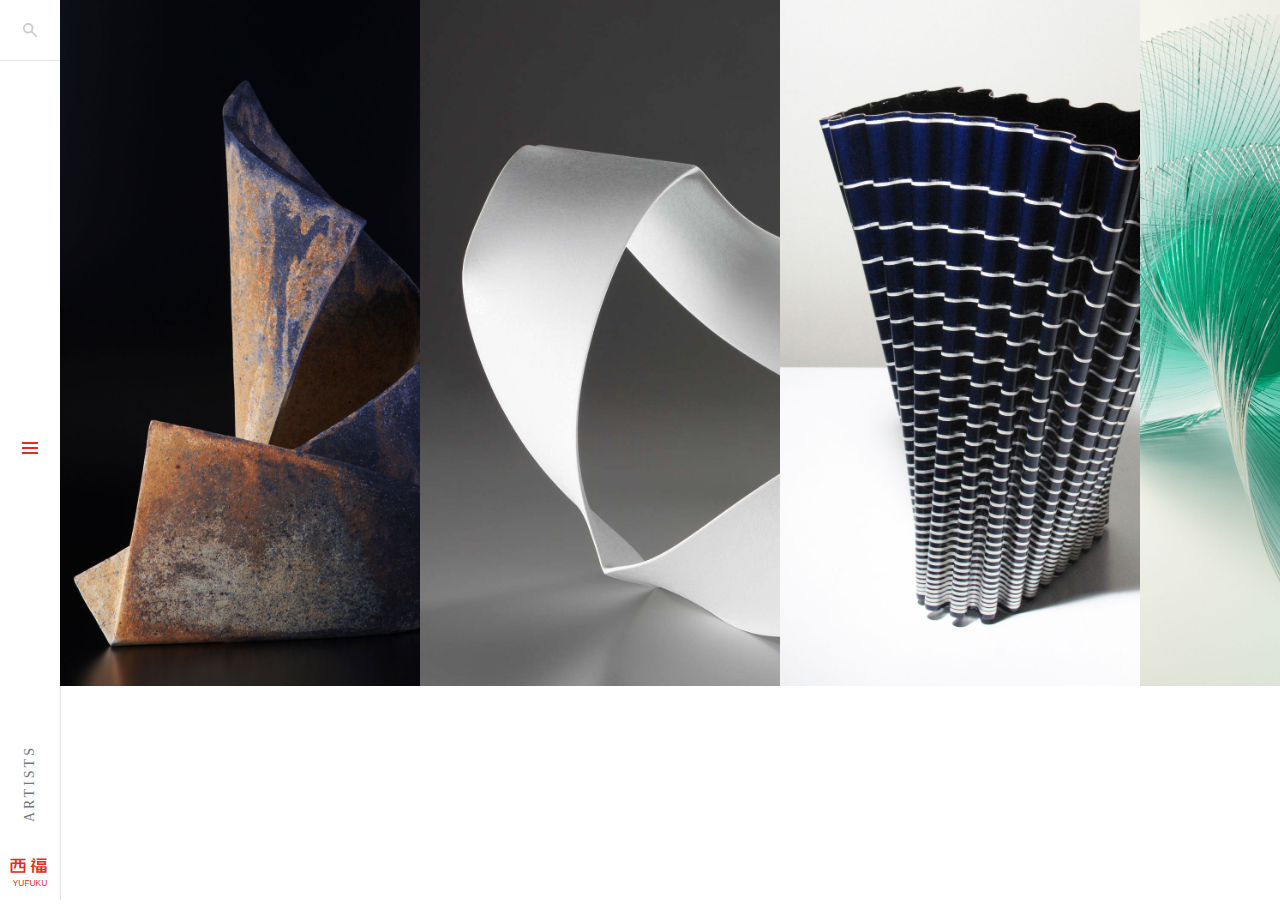
<file: yufuku.html>
﻿<!DOCTYPE html>
<html>
<head>
<meta charset="utf-8">
<title>Yufuku</title>
<link href="css/perfect-scrollbar.css" rel="stylesheet"/>
<script src="js/perfect-scrollbar.js"></script>
<style>
@font-face {
	font-family:"bige-young-2";
	src:url(fonts/bige-young-2.ttf);
}

* {
	padding:0;
	margin:0;
}

html, body {
	width:100%;
	height:100%;
	overflow:hidden;
	font-family: 'Times New Roman', serif;
	letter-spacing:4px;
}

body {
	position:relative;
}

.test-border {
	border:1px solid #E6E6E6;
	border-width:0px 1px 0px 0px;
}

.index-page {
	position:absolute;
	top:0;
	left:0;
	width:100%;
	height:100%;
}

.left-side {
	position:relative;
	display:inline-block;
	width:60px;
	height:100%;
	border-right:1px solid #E6E6E6;
}

.left-side .search {
	width:100%;
	height:60px;
	border-bottom:1px solid #E6E6E6;
	background-image:url(images/search.png);
	background-position:center center;
	background-repeat:no-repeat;
}

.left-side a.menu-button {
	display:block;
	width:100%;
	height:60px;
	position:absolute;
	top:50%;
	margin-top:-30px;
	box-sizing:border-box;
}

.left-side a.menu-button:hover {
	cursor:pointer;
}

.left-side a.menu-button:hover .button-block {
	transform:rotate(90deg);
}

.left-side a.menu-button .button-block {
	position:absolute;
	width:16px;
	height:12px;
	top:50%;
	left:50%;
	margin-left:-8px;
	margin-top:-8px;
	transition:transform .4s;
}

@-webkit-keyframes menu-ani-top {
	0% {
		transform-origin:right center;
		transform:scale(1, 1);
	}
	40% {
		transform-origin:right center;
		transform:scale(1, 1);
	}
	
	45% {
		transform-origin:right center;
		transform:scale(0, 1);
	}
	55% {
		transform-origin:left center;
		transform:scale(0, 1);
	}
	
	60% {
		transform-origin:left center;
		transform:scale(1, 1);
	}
	100% {
		transform-origin:left center;
		transform:scale(1, 1);
	}
}

@-webkit-keyframes menu-ani-middle {
	0% {
		transform:scale(1, 1);
	}
	40% {
		transform:scale(1, 1);
	}
	
	45% {
		transform:scale(0, 1);
	}
	55% {
		transform:scale(0, 1);
	}
	
	60% {
		transform:scale(1, 1);
	}
	100% {
		transform:scale(1, 1);
	}
}

@-webkit-keyframes menu-ani-right {
	0% {
		transform-origin:left center;
		transform:scale(1, 1);
	}
	40% {
		transform-origin:left center;
		transform:scale(1, 1);
	}
	
	45% {
		transform-origin:left center;
		transform:scale(0, 1);
	}
	55% {
		transform-origin:right center;
		transform:scale(0, 1);
	}
	
	60% {
		transform-origin:right center;
		transform:scale(1, 1);
	}
	100% {
		transform-origin:right center;
		transform:scale(1, 1);
	}
}

.left-side a.menu-button span {
	display:block;
	position:absolute;
	width:16px;
	height:2px;
	background-color:#E22D20;
	
	animation-duration: 4s;
	animation-timing-function: linear;
	animation-iteration-count: infinite;
}

.left-side a.menu-button span:nth-child(1) {
	left:0;
	top:0;
	animation-name:menu-ani-top;
}

.left-side a.menu-button span:nth-child(2) {
	left:0;
	top:5px;
	animation-name:menu-ani-middle;
}

.left-side a.menu-button span:nth-child(3) {
	left:0;
	top:10px;
	animation-name:menu-ani-right;
}

.left-side .label {
	position:absolute;
	bottom:100px;
	text-transform:uppercase;
	font-size:14px;
	color:#777;
	width:100%;
	text-align:center;
	letter-spacing:3px;
	transform:rotate(-90deg);
}

.logo {
	position:absolute;
	bottom:10px;
	font-family:"bige-young-2";
	font-size:18px;
	color:#E22D20;
	width:100%;
	text-align:center;
	letter-spacing:3px;
}

.logo span {
	display:block;
	font-family:Helvetica;
	font-size:12px;
	letter-spacing:0;
	text-transform:uppercase;
	transform:scale(.7);
}

.index-galley {
	position:absolute;
	left:60px;
	top:0;
	bottom:0;
	right:0;
	display:flex;
	overflow-x:hidden;
	overflow-y:hidden;
}

.index-galley .img-block {
	position:relative;
	min-width:360px;
}

.index-galley img {
	position:absolute;
	top:0;
	left:0;
	width:360px;
	transform:scale(1);
	transition:transform 8s;
}

.index-galley .artist-tip {
	position:absolute;
	top:50%;
	width:100%;
	text-align:center;
	color:#fff;
	font-size:26px;
	font-weight:500;
	opacity:0;
	-webkit-filter:blur(1rem);
	transition:-webkit-filter 2s, opacity 2s;
}

.index-galley .img-block:hover {
	cursor:pointer;
}

.index-galley .img-block:hover .artist-tip {
	opacity:1;
	-webkit-filter:blur(0rem);
}

.index-galley .img-block:hover img {
	transform:scale(1.1);
}

.menu-page {
	position:absolute;
	top:0;
	left:0;
	width:100%;
	height:100%;
	z-index:-1;
}

.menu-page .left-page {
	position:absolute;
	left:-50%;
	width:50%;
	height:100%;
	background-color:#fff;
	transition:left 1s;
	z-index:1;
}

.menu-page .right-page {
	position:absolute;
	right:-50%;
	width:50%;
	height:100%;
	background-color:#333;
	transition:right 1s;
	perspective:1400px;
}

.menu-page .right-page .page {
	position:absolute;
	top:0;
	left:0;
	width:100%;
	height:100%;
	transition:transform 1s;
}

.menu-page .right-page .page:hover {
	cursor:pointer;
}

.menu-page .right-page .page:hover .show-image-outer:before {
	opacity:0.4;
}

.menu-page .left-page .close-button {
	position:absolute;
	left:-45px;
	top:14px;
}

.menu-page .left-page .close-button:hover {
	cursor:pointer;
}

.menu-page .right-page .show-image-outer {
	position:relative;
	width:100%;
	height:100%;
	z-index:-1;
}

.menu-page .right-page .show-image {
	position:absolute;
	left:0;
	top:0;
	width:100%;
	height:100%;
	object-fit:cover;
}

.menu-page .right-page .show-image-outer:before {
	position:absolute;
	left:0;
	top:0;
	display:block;
	width:100%;
	height:100%;
	background-color:#000;
	opacity:0;
	transition:opacity 1s;
	content:"";
	z-index:1;
}

.menu-page .right-page .art-info {
	position:absolute;
	top:50%;
	width:100%;
	margin-top:-100px;
	text-align:center;
	padding:0 40px;
	color:#fff;
	box-sizing:border-box;
}

.menu-page .right-page .art-info p {
	opacity:0;
	-webkit-filter:blur(1rem);
	transition:-webkit-filter 1s, opacity 1s;
}

.menu-page .right-page .art-info p:nth-child(1) {
	font-weight:500;
}

.menu-page .right-page .art-info p:nth-child(2) {
	margin:20px 0;
	font-size:40px;
	opacity:1;
	-webkit-filter:blur(0rem);
}

.menu-page .right-page .art-info p:nth-child(2) span {
	opacity:0;
	-webkit-filter:blur(1rem);
	transition:-webkit-filter 1s, opacity 1s;
}

.menu-page .right-page .art-info p:nth-child(3) {
	font-weight:500;
	transition-delay:1.3s;
}

.menu-page .menu {
	display:inline-block;
	position:absolute;
	left:60px;
	bottom:60px;
}

.menu-page .menu ul {
	letter-spacing:4px;
	font-weight:normal;
	font-size:12px;
	list-style-type:none;
	text-transform:uppercase;
}

.menu-page .menu ul li {
	line-height:32px;
	transition-timing-function:linear;
	transition:color .2s;
}

.menu-page .menu ul li:hover {
	cursor:pointer;
	color:#E22D20;
}

.menu-page .menu ul li:hover:before {
	width:20px;
}

.menu-page .menu ul li:before {
	display:inline-block;
	width:0px;
	height:1px;
	background-color:#E22D20;
	margin-right:8px;
	margin-bottom:4px;
	content:"";
	transition-timing-function:linear;
	transition:width .2s;
}

.menu-page .left-page .scroll {
	position:absolute;
	right:10px;
	bottom:10px;
}

.menu-page .left-page .scroll a {
	display:block;
}

.menu-page .left-page .scroll a:hover {
	cursor:pointer;
}

.menu-page .left-page .scroll a:before {
	display:block;
	width:5px;
	height:5px;
	border-radius:2px;
	background-color:#ccc;
	content:"";
	margin:10px;
	transition:background-color .5s;
}

.menu-page .left-page .scroll a:hover:before {
	background-color:#E22D20;
}

.menu-page .left-page .scroll .active:before {
	background-color:#E22D20;
}

.z-show {
	z-index:1;
}

.z-hide {
	z-index:-99;
}

.active {
	z-index:99;
}

.inactive {
	z-index:-99;
}

.hidden {
	display:none;
}

@-webkit-keyframes page-slide-top {
	from { transform:translateY(100%); }
}

@-webkit-keyframes image-translate {
	from { transform:perspective(500px) translateZ(0px); }
	to { transform:perspective(500px) translateZ(100px); }
}

.page-slide-top {
	animation-name:page-slide-top;
	animation-duration:1s;
	animation-iteration-count:1;
}

.image-translate {
	animation-name:image-translate;
	animation-duration:10s;
	animation-iteration-count:1;
	animation-fill-mode:both;
}
</style>
</head>
<body>
<div class="index-page">
	<div class="left-side">
		<div class="search"></div>
		<a class="menu-button" onclick="showMenuPage()">
			<div class="button-block menu-ani">
				<span></span>
				<span></span>
				<span></span>
			</div>
		</a>
		<div class="label">Artists</div>
		<div class="logo">
			西福
			<span>Yufuku</span>
		</div>
	</div>

	<div class="index-galley">
		<div class="img-block">
			<img src="images/yufuku/Mihara_index11.jpg"/>
			<div class="artist-tip">
				Kurt Cobain
			</div>
		</div>
		<div class="img-block">
			<img src="images/yufuku/nagae_index.jpg"/>
			<div class="artist-tip">
				Chris Novoselic
			</div>
		</div>
		<div class="img-block">
			<img src="images/yufuku/Takeyama_index11.jpg"/>
			<div class="artist-tip">
				Dave Grohl
			</div>
		</div>
		<div class="img-block">
			<img src="images/yufuku/Ikuta_index1.jpg"/>
			<div class="artist-tip">
				Pat Smear
			</div>
		</div>
		<div class="img-block">
			<img src="images/yufuku/Tanaka_index1.jpg"/>
		</div>
		<div class="img-block">
			<img src="images/yufuku/Fukami_index1.jpg"/>
		</div>
		<div class="img-block">
			<img src="images/yufuku/Maeta_index11.jpg"/>
		</div>
		<div class="img-block">
			<img src="images/yufuku/Takagaki_index11.jpg"/>
		</div>
		<div class="img-block">
			<img src="images/yufuku/Kimura_index21.jpg"/>
		</div>
		<div class="img-block">
			<img src="images/yufuku/Nakashima_index11.jpg"/>
		</div>
	</div>
</div>

<div class="menu-page">
	<div class="left-page">
		<div class="menu">
			<img class="close-button" src="images/yufuku/close_button.png" onclick="closeMenuPage()"/>
			<div class="logo" style="position:relative;top:0;text-align:left;font-size:42px;margin-bottom:20px;">
				西福
				<span style="font-size:20px;transform:scale(1,1);margin-left:2px;">Yufuku</span>
			</div>
			<ul>
				<li>Aritists</li>
				<li>Exhibitions</li>
				<li>Art Fairs</li>
				<li>About Us</li>
			</ul>
		</div>
		<div class="scroll">
			<a id="page-link-1" class="active" onclick="changePageClickHandler(1)"></a>
			<a id="page-link-2" onclick="changePageClickHandler(2)"></a>
			<a id="page-link-3" onclick="changePageClickHandler(3)"></a>
		</div>
	</div>
	<div class="right-page">
		<div id="page-1" class="page active">
			<div class="show-image-outer">
				<img class="show-image" src="images/yufuku/fujikake-2015-recommend1.jpg"/>
			</div>
			<div class="art-info">
				<p>Exhibition</p>
				<p data-blurtip="New Glass Works by Sachi Fujikake"></p>
				<p>Thu, 3rd Sep - Sat, 12th Sep, 2015</p>
			</div>
		</div>
		<div id="page-2" class="page inactive" style="display:none;">
			<div class="show-image-outer">
				<img class="show-image" src="images/yufuku/201507news-tsukiyama1.jpg"/>
			</div>
			<div class="art-info">
				<p>News</p>
				<p data-blurtip="Yufuku Gallery Permanent Collection"></p>
				<p>Thu, 2rd Sep - Sat, 3th Sep, 2014</p>
			</div>
		</div>
		<div id="page-3" class="page inactive" style="display:none;">
			<div class="show-image-outer">
				<img class="show-image" src="images/yufuku/collect2015_report_top.jpg"/>
			</div>
			<div class="art-info">
				<p>News</p>
				<p data-blurtip="COLLECT 2015 - Post Show Report"></p>
				<p>Thu, 2rd Sep - Sat, 3th Sep, 2014</p>
			</div>
		</div>
	</div>
</div>
</body>
<script src="js/jquery.js"></script>
<script>
	var $query = document.querySelector.bind(document);
	window.onload = function () {
		Ps.initialize($query('.index-galley'), {useBothWheelAxes: true});
	};
	
	var timeoutId;
	var rollpageInterval = 8000;
	
	function showMenuPage() {
		$(".menu-page").css("z-index", "1");
		$(".left-page").css("left", "0px");
		$(".right-page").css("right", "0px");
		showPageBlurEffect();
		timeoutId = setTimeout(autoRollPage, rollpageInterval);
	}
	
	function closeMenuPage() {
		$(".left-page").css("left", "-50%");
		$(".right-page").css("right", "-50%");
	}
	
	$(".left-page").bind("webkitTransitionEnd", function(e) {
		if ($(this).css("left") != "0px") {
			$(".menu-page").css("z-index", "-1");
		}
	});
	
	function showPageBlurEffect() {
		createBlurTip();
		var artps = $(".page.active .art-info p");
		var firstp = $(artps[0]);
		firstp.css("opacity", "1");
		firstp.css("-webkit-filter", "blur(0rem)");
		firstp.bind("webkitTransitionEnd", showPageTransitionEnd);
		var showimage = $(".page.active").find(".show-image-outer");
		showimage.addClass("image-translate");
	}
	
	function showPageTransitionEnd(e) {
		if ($(this).css("opacity") == "1") {
			showBlurTip();
			
			var artps = $(".page.active .art-info p");
			var lastp = $(artps[2]);
			lastp.css("opacity", "1");
			lastp.css("-webkit-filter", "blur(0rem)");
			
			$(this).unbind("webkitTransitionEnd", showPageTransitionEnd);
		}
	}
	
	function autoRollPage() {
		var nextIndex = pageIndex + 1;
		if (nextIndex > 3) {
			nextIndex = 1;
		}
		changePageView(nextIndex);
		timeoutId = setTimeout(arguments.callee, rollpageInterval);
	}
	
	var pageIndex = 1;
	
	function changePageClickHandler(index) {
		if (canRollPage(index)) {
			clearTimeout(timeoutId);
			timeoutId = setTimeout(autoRollPage, rollpageInterval);
			changePageView(index);
		}
	}
	
	function changePageView(index) {
		if (canRollPage(index)) {
			pageIndex = index;
			$(".scroll .active").removeClass("active");
			$("#page-link-" + index).addClass("active");
			hidePageBlurEffect();
		}
	}
	
	function canRollPage(index) {
		return ($($(".page.active p")[2]).css("opacity") == "1") && (index != pageIndex);
	}
	
	function hidePageBlurEffect() {
		var artps = $(".page.active .art-info p");
		
		var firstp = $(artps[0]);
		firstp.css("opacity", "0");
		firstp.css("-webkit-filter", "blur(1rem)");
		
		hideBlurTip();
		
		var lastp = $(artps[2]);
		lastp.css("opacity", "0");
		lastp.css("-webkit-filter", "blur(1rem)");
		lastp.bind("webkitTransitionEnd", hidePageTransitionEnd);
	}
	
	function hidePageTransitionEnd(e) {
		if ($(this).css("opacity") == "0") {
			$(this).unbind("webkitTransitionEnd", hidePageTransitionEnd);
			rollPage();
		}
	}
	
	function rollPage() {
		removeBlurTip();
		
		var showPage = $(".page.active");
		var hidePage = $("#page-" + pageIndex);
		
		if (hidePage.hasClass("inactive")) {
			showPage.css("transform", "perspective(500px) translateZ(-200px)");
			showPage.removeClass("active");
			showPage.addClass("inactive");
			
			hidePage.css("display", "block");
			hidePage.removeClass("inactive");
			hidePage.addClass("active");
			hidePage.addClass("page-slide-top");
			hidePage.bind("webkitAnimationEnd", function(e) {
				$(this).removeClass("page-slide-top");
				hidePage.find(".show-image-outer").addClass("image-translate");
				showPage.find(".show-image-outer").removeClass("image-translate");
				showPage.css("display", "none");
				showPage.css("transform", "translateZ(0px)");
				showPageBlurEffect();
			});
		}
	}
	
	function createBlurTip() {
		var blurp = $(".page.active p[data-blurtip]");
		if (blurp.html() == "") {
			var tip = blurp.data("blurtip");
			for (var i in tip) {
				var letter = tip[i];
				var delay = Math.random();
				blurp.append("<span style='transition-delay:" + delay + "s'>" + letter + "</span>");
			}
		}
	}
	
	function removeBlurTip() {
		var blurp = $(".page.active p[data-blurtip]");
		if (blurp.html() != "") {
			blurp.html("");
		}
	}
	
	function showBlurTip() {
		$(".page.active [data-blurtip] span").each(function(i, element) {
			$(element).css("opacity", "1");
			$(element).css("-webkit-filter", "blur(0rem)");
		});
	}
	
	function hideBlurTip() {
		$(".page.active [data-blurtip] span").each(function(i, element) {
			$(element).css("opacity", "0");
			$(element).css("-webkit-filter", "blur(1rem)");
		});
	}
</script>
</html>
</file>
<file: fonts/ff-enzo-web.css>
﻿/*{"c":"2015-07-13T04:28:27Z","s":"prod-origin-cef8af1e","v":"8f341d"}*/
/*
 * The Typekit service used to deliver this font or fonts for use on websites
 * is provided by Adobe and is subject to these Terms of Use
 * http://www.adobe.com/products/eulas/tou_typekit. For font license
 * information, see the list below.
 *
 * ff-enzo-web:
 *   - http://typekit.com/eulas/000000000000000000010ec9
 *   - http://typekit.com/eulas/00000000000000000001194b
 *   - http://typekit.com/eulas/000000000000000000011946
 *   - http://typekit.com/eulas/000000000000000000011948
 *   - http://typekit.com/eulas/000000000000000000011131
 *   - http://typekit.com/eulas/00000000000000000001194a
 *
 * (c) 2009-2015 Adobe Systems Incorporated. All Rights Reserved.
 */

@font-face {
font-family:"ff-enzo-web";
src:url([data-uri]);
font-style:italic;font-weight:600;
}

@font-face {
font-family:"ff-enzo-web";
src:url([data-uri]);
font-style:italic;font-weight:700;
}

@font-face {
font-family:"ff-enzo-web";
src:url([data-uri]);
font-style:normal;font-weight:100;
}

@font-face {
font-family:"ff-enzo-web";
src:url([data-uri]);
font-style:normal;font-weight:300;
}

@font-face {
font-family:"ff-enzo-web";
src:url([data-uri]);
font-style:normal;font-weight:600;
}

@font-face {
font-family:"ff-enzo-web";
src:url([data-uri]);
font-style:normal;font-weight:700;
}
</file>
<file: css/perfect-scrollbar.css>
/* perfect-scrollbar v0.6.3 */
.ps-container {
  -ms-touch-action: none;
  overflow: hidden !important; }
  .ps-container.ps-active-x > .ps-scrollbar-x-rail, .ps-container.ps-active-y > .ps-scrollbar-y-rail {
    display: block; }
  .ps-container.ps-in-scrolling {
    pointer-events: none; }
    .ps-container.ps-in-scrolling.ps-x > .ps-scrollbar-x-rail {
      background-color: #333;
      opacity: 0.9; }
      .ps-container.ps-in-scrolling.ps-x > .ps-scrollbar-x-rail > .ps-scrollbar-x {
        background-color: #E22D20; }
    .ps-container.ps-in-scrolling.ps-y > .ps-scrollbar-y-rail {
      background-color: #eee;
      opacity: 0.9; }
      .ps-container.ps-in-scrolling.ps-y > .ps-scrollbar-y-rail > .ps-scrollbar-y {
        background-color: #999; }
  .ps-container > .ps-scrollbar-x-rail {
    display: none;
    position: absolute;
    /* please don't change 'position' */
    -webkit-border-radius: 1px;
    -moz-border-radius: 1px;
    -ms-border-radius: 1px;
    border-radius: 1px;
    opacity: 0;
    -webkit-transition: background-color .2s linear, opacity .2s linear;
    -moz-transition: background-color .2s linear, opacity .2s linear;
    -o-transition: background-color .2s linear, opacity .2s linear;
    transition: background-color .2s linear, opacity .2s linear;
    bottom: 0px;
    /* there must be 'bottom' for ps-scrollbar-x-rail */
    height: 8px; }
    .ps-container > .ps-scrollbar-x-rail > .ps-scrollbar-x {
      position: absolute;
      /* please don't change 'position' */
      background-color: #E22D20;
      -webkit-border-radius: 1px;
      -moz-border-radius: 1px;
      -ms-border-radius: 1px;
      border-radius: 1px;
      -webkit-transition: background-color .2s linear;
      -moz-transition: background-color .2s linear;
      -o-transition: background-color .2s linear;
      transition: background-color .2s linear;
      bottom: 0;
      /* there must be 'bottom' for ps-scrollbar-x */
      height: 8px; }
  .ps-container > .ps-scrollbar-y-rail {
    display: none;
    position: absolute;
    /* please don't change 'position' */
    -webkit-border-radius: 1px;
    -moz-border-radius: 1px;
    -ms-border-radius: 1px;
    border-radius: 1px;
    opacity: 0;
    -webkit-transition: background-color .2s linear, opacity .2s linear;
    -moz-transition: background-color .2s linear, opacity .2s linear;
    -o-transition: background-color .2s linear, opacity .2s linear;
    transition: background-color .2s linear, opacity .2s linear;
    right: 3px;
    /* there must be 'right' for ps-scrollbar-y-rail */
    width: 8px; }
    .ps-container > .ps-scrollbar-y-rail > .ps-scrollbar-y {
      position: absolute;
      /* please don't change 'position' */
      background-color: #aaa;
      -webkit-border-radius: 1px;
      -moz-border-radius: 1px;
      -ms-border-radius: 1px;
      border-radius: 1px;
      -webkit-transition: background-color .2s linear;
      -moz-transition: background-color .2s linear;
      -o-transition: background-color .2s linear;
      transition: background-color .2s linear;
      right: 0;
      /* there must be 'right' for ps-scrollbar-y */
      width: 8px; }
  .ps-container:hover.ps-in-scrolling {
    pointer-events: none; }
    .ps-container:hover.ps-in-scrolling.ps-x > .ps-scrollbar-x-rail {
      background-color: #333;
      opacity: 0.9; }
      .ps-container:hover.ps-in-scrolling.ps-x > .ps-scrollbar-x-rail > .ps-scrollbar-x {
        background-color: #E22D20; }
    .ps-container:hover.ps-in-scrolling.ps-y > .ps-scrollbar-y-rail {
      background-color: #eee;
      opacity: 0.9; }
      .ps-container:hover.ps-in-scrolling.ps-y > .ps-scrollbar-y-rail > .ps-scrollbar-y {
        background-color: #999; }
  .ps-container:hover > .ps-scrollbar-x-rail, .ps-container:hover > .ps-scrollbar-y-rail {
    opacity: 0.9; }
  .ps-container:hover > .ps-scrollbar-x-rail:hover {
    background-color: #333;
    opacity: 0.9; }
    .ps-container:hover > .ps-scrollbar-x-rail:hover > .ps-scrollbar-x {
      background-color: #E22D20; }
  .ps-container:hover > .ps-scrollbar-y-rail:hover {
    background-color: #eee;
    opacity: 0.9; }
    .ps-container:hover > .ps-scrollbar-y-rail:hover > .ps-scrollbar-y {
      background-color: #999; }
</file>
